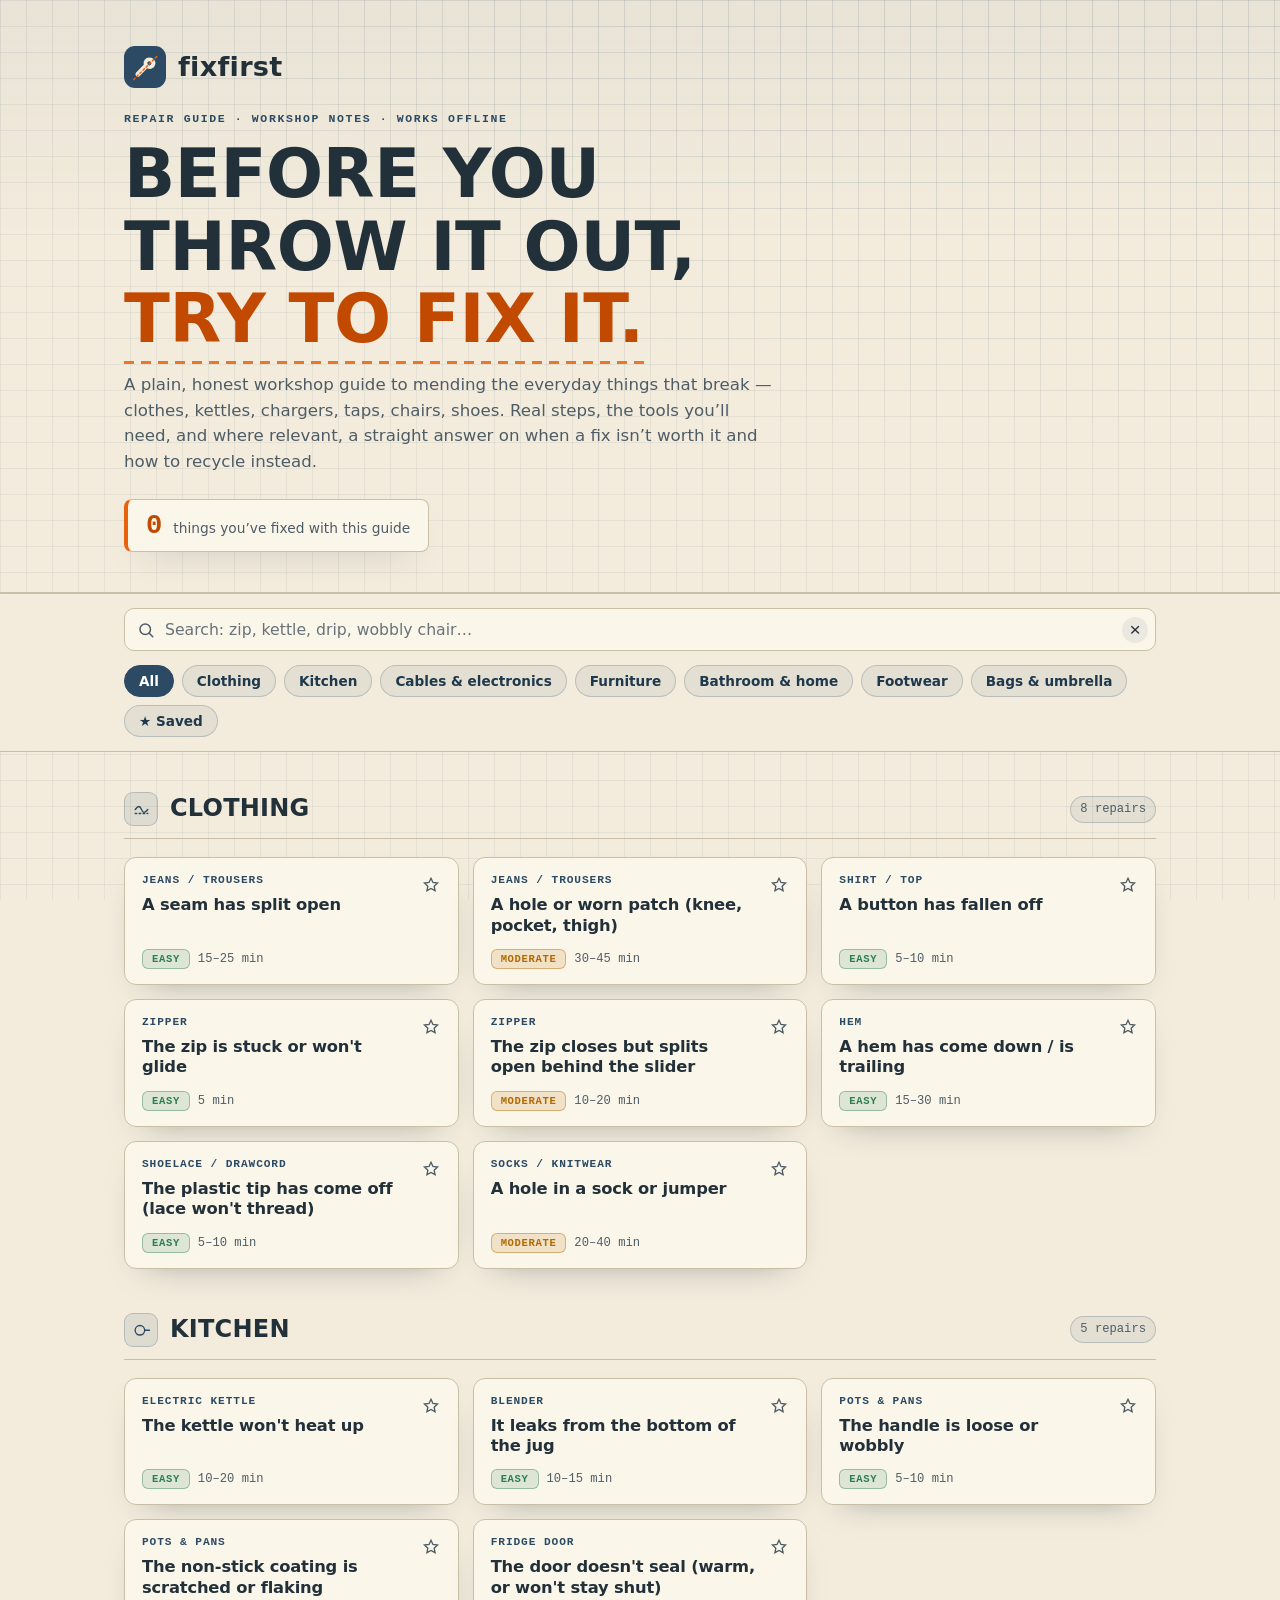
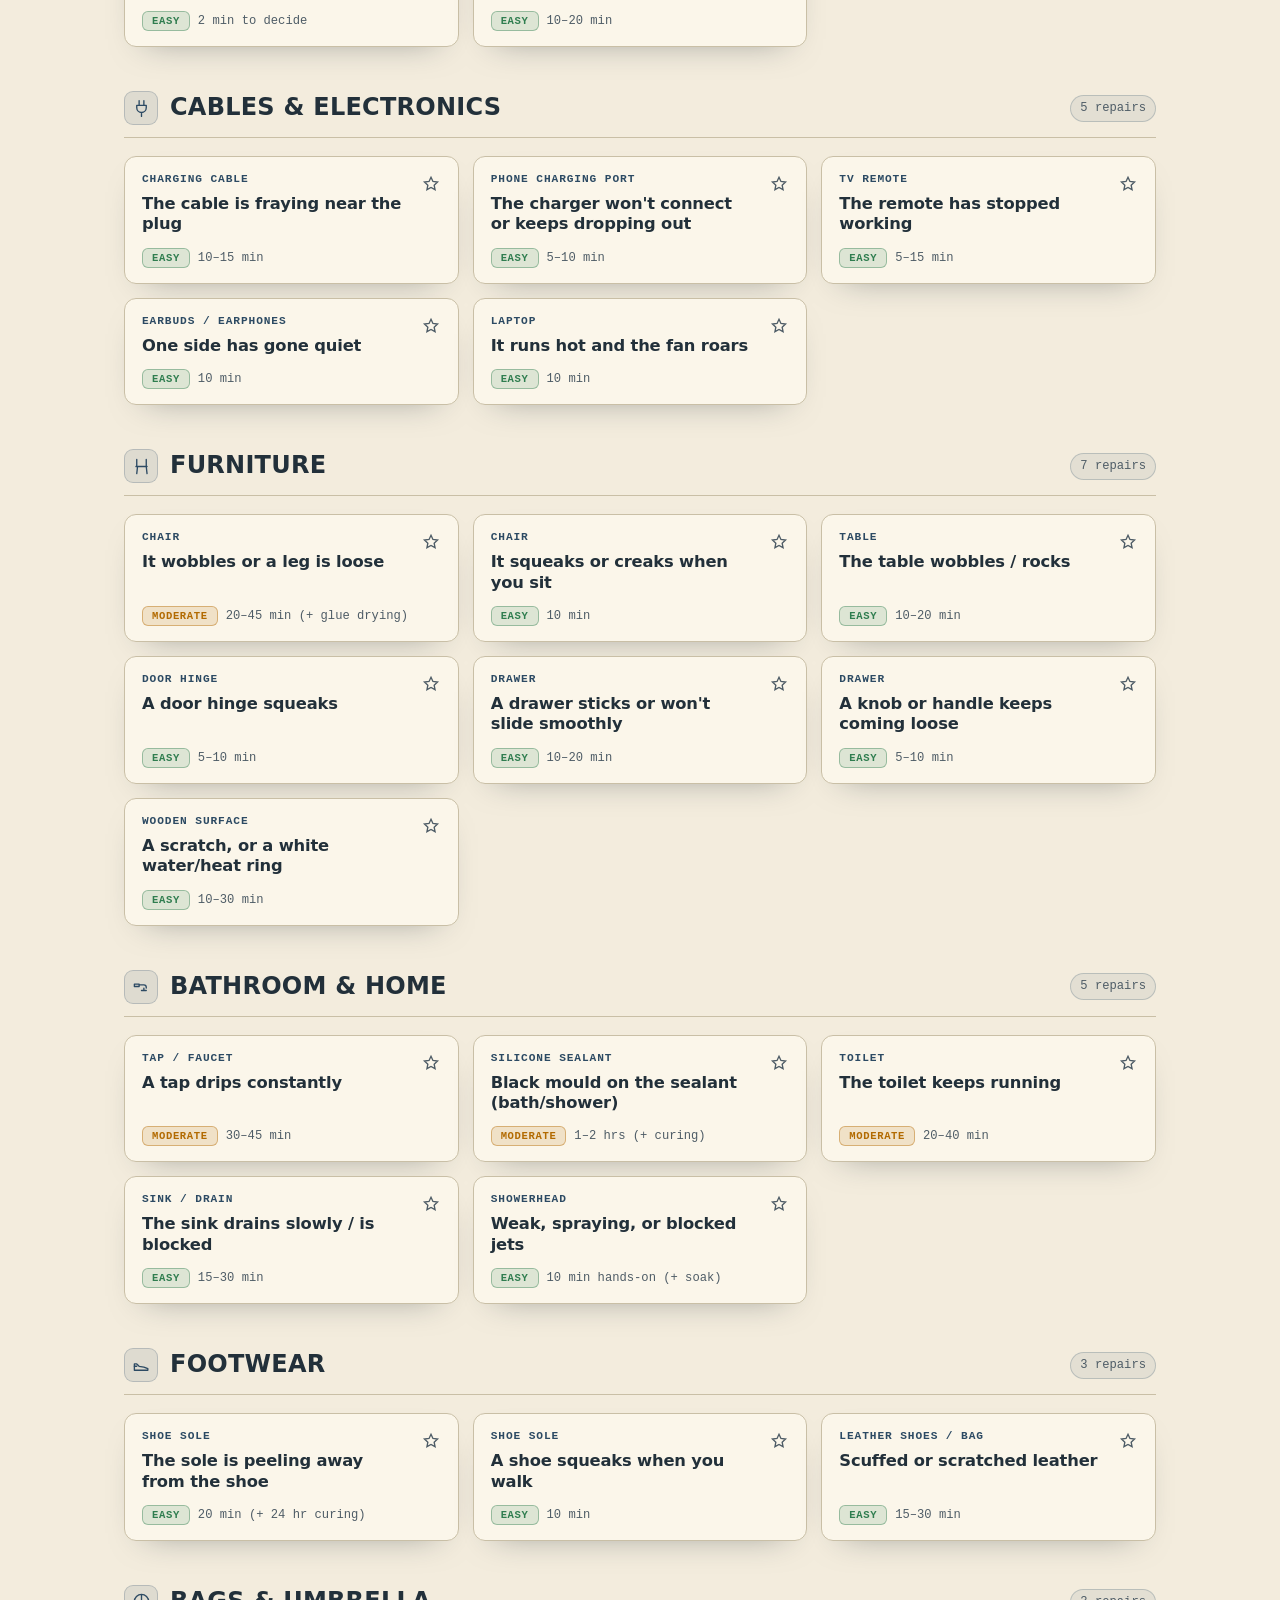
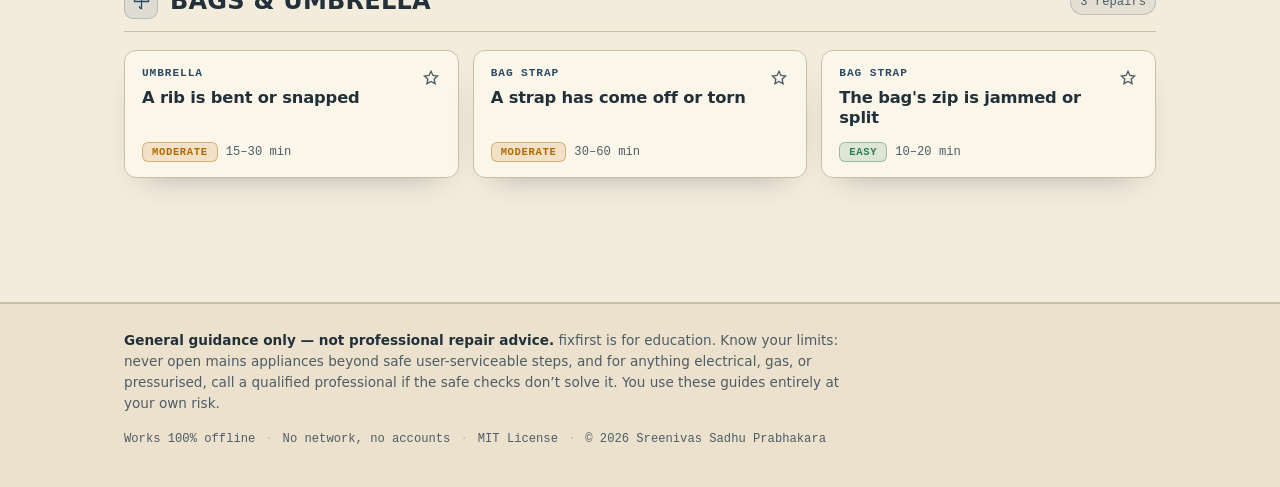
<file: index.html>
<!doctype html>
<html lang="en">
<head>
  <meta charset="utf-8">
  <meta name="viewport" content="width=device-width, initial-scale=1">
  <meta http-equiv="Content-Security-Policy" content="default-src 'self'; connect-src 'none'; img-src 'self' data:; base-uri 'none'; form-action 'none'; frame-ancestors 'none'; object-src 'none'">
  <title>fixfirst — repair it before you replace it</title>
  <meta name="description" content="A workshop guide to fixing common household things — jeans, kettles, chargers, taps, chairs, shoes — with real steps, tools, safety notes, and honest advice on when to just replace it. Private, offline, free.">
  <meta name="color-scheme" content="light dark">
  <link rel="canonical" href="https://sreenivas-sadhu-prabhakara.github.io/fixfirst/">
  <meta name="robots" content="index, follow, max-image-preview:large">
  <meta name="author" content="Sreenivas Sadhu Prabhakara">
  <meta name="keywords" content="how to fix, home repair, repair guide, mend clothes, fix zipper, fix kettle, unclog drain, dripping tap, wobbly chair, fix charger cable, repair before replace, reduce waste, right to repair">
  <meta name="theme-color" content="#F3ECDD" media="(prefers-color-scheme: light)">
  <meta name="theme-color" content="#1C2A34" media="(prefers-color-scheme: dark)">

  <!-- Open Graph -->
  <meta property="og:type" content="website">
  <meta property="og:site_name" content="fixfirst">
  <meta property="og:title" content="fixfirst — repair it before you replace it">
  <meta property="og:description" content="A workshop guide to fixing common household things, with real steps, tools, safety notes, and honest advice on when to just replace it. Private, offline, free.">
  <meta property="og:url" content="https://sreenivas-sadhu-prabhakara.github.io/fixfirst/">
  <meta property="og:locale" content="en_US">
  <meta property="og:image" content="https://sreenivas-sadhu-prabhakara.github.io/fixfirst/og-image.png">
  <meta property="og:image:width" content="1200">
  <meta property="og:image:height" content="630">
  <meta property="og:image:alt" content="fixfirst — repair it before you replace it">

  <!-- Twitter -->
  <meta name="twitter:card" content="summary_large_image">
  <meta name="twitter:title" content="fixfirst — repair it before you replace it">
  <meta name="twitter:description" content="A workshop guide to fixing common household things, with real steps, tools, safety notes, and honest advice on when to just replace it.">
  <meta name="twitter:image" content="https://sreenivas-sadhu-prabhakara.github.io/fixfirst/og-image.png">
  <meta name="twitter:image:alt" content="fixfirst — repair it before you replace it">

  <link rel="stylesheet" href="styles.css">
  <link rel="icon" href="favicon.svg" type="image/svg+xml">
  <link rel="apple-touch-icon" href="apple-touch-icon.png">
  <link rel="manifest" href="manifest.webmanifest">

  <!-- Structured data (data block; not affected by script-src) -->
  <script type="application/ld+json">
  {
    "@context": "https://schema.org",
    "@type": "WebApplication",
    "name": "fixfirst",
    "description": "A workshop-style guide to repairing common household items before you throw them away, with concrete step-by-step fixes, the tools and materials you need, safety notes, and honest guidance on when it is genuinely time to replace and how to recycle. Private and runs fully offline.",
    "url": "https://sreenivas-sadhu-prabhakara.github.io/fixfirst/",
    "applicationCategory": "LifestyleApplication",
    "operatingSystem": "Any (modern web browser)",
    "browserRequirements": "Requires a modern web browser with JavaScript enabled.",
    "isAccessibleForFree": true,
    "offers": { "@type": "Offer", "price": "0", "priceCurrency": "USD" },
    "license": "https://opensource.org/licenses/MIT",
    "author": { "@type": "Person", "name": "Sreenivas Sadhu Prabhakara" },
    "softwareVersion": "0.1.0",
    "featureList": [
      "Curated fixes for common household items across seven categories",
      "Concrete numbered steps, tools, and materials for each repair",
      "Difficulty and rough time estimate for every fix",
      "Safety notes for anything electrical, gas, or pressurised",
      "Honest advice on when to replace and how to recycle responsibly",
      "Search and browse by category",
      "Mark repairs as fixed and save favourites, stored on your device",
      "Runs 100% offline in your browser"
    ]
  }
  </script>
  <script type="application/ld+json">
  {
    "@context": "https://schema.org",
    "@type": "FAQPage",
    "mainEntity": [
      {
        "@type": "Question",
        "name": "Is it safe to repair my own kettle, charger, or other electrical item?",
        "acceptedAnswer": {
          "@type": "Answer",
          "text": "Only the safe user-serviceable checks. fixfirst never tells you to open a mains appliance or touch internal wiring. For electrical, gas, or pressurised items it gives the safe first checks — reseating, cleaning, descaling — and then clearly says to call a qualified professional if that does not fix it."
        }
      },
      {
        "@type": "Question",
        "name": "When is it genuinely time to replace something instead of fixing it?",
        "acceptedAnswer": {
          "@type": "Answer",
          "text": "Every repair card ends with an honest \"if this doesn't work\" note: for example, a flaking non-stick pan should be replaced rather than re-coated, and a charger cable with exposed copper should be retired, not taped. fixfirst tells you when a fix is a losing battle and how to recycle the item responsibly."
        }
      },
      {
        "@type": "Question",
        "name": "Does fixfirst work offline and keep my data private?",
        "acceptedAnswer": {
          "@type": "Answer",
          "text": "Yes. fixfirst runs entirely in your browser with no network requests at all — a strict Content-Security-Policy blocks them. Your fixed tally and favourites are saved only in your browser's local storage and never leave your device."
        }
      },
      {
        "@type": "Question",
        "name": "How do I stop a zip that keeps splitting open behind the slider?",
        "acceptedAnswer": {
          "@type": "Answer",
          "text": "That usually means the slider has worn wider and no longer squeezes the teeth together. With the zip fully open, gently squeeze the two side plates of the slider a fraction of a millimetre with pliers, then test. If squeezing does not work, fit a matching new slider — far cheaper than a new garment."
        }
      },
      {
        "@type": "Question",
        "name": "Why won't my phone charger connect properly any more?",
        "acceptedAnswer": {
          "@type": "Answer",
          "text": "Before blaming the phone, try a different cable. If the charger still will not seat, pocket lint is usually packed into the bottom of the port. Power the phone off and gently lift the lint out with a wooden toothpick or plastic tool — never a metal pin, which can short the contacts."
        }
      }
    ]
  }
  </script>
</head>
<body>
  <a class="skip-link" href="#browse">Skip to the repairs</a>

  <!-- ============ HEADER ============ -->
  <header class="mast" id="top">
    <div class="mast__grid" aria-hidden="true"></div>
    <div class="mast__inner">
      <div class="brand">
        <svg class="brand__mark" viewBox="0 0 48 48" aria-hidden="true">
          <path class="wrench" d="M31 9a9 9 0 0 0-9 11.5L9.5 33a4 4 0 0 0 5.6 5.6L27.6 26A9 9 0 1 0 31 9zm2 6.5a3.2 3.2 0 1 1-4.5 4.5 3.2 3.2 0 0 1 4.5-4.5z"/>
          <path class="stitch" d="M6 44 L44 6" stroke-dasharray="3 4"/>
        </svg>
        <span class="brand__word">fixfirst</span>
      </div>
      <p class="eyebrow">Repair guide &middot; workshop notes &middot; works offline</p>
      <h1 class="mast__title">Before you throw it out,<br><span class="mast__accent">try to fix it.</span></h1>
      <p class="mast__lede">
        A plain, honest workshop guide to mending the everyday things that break &mdash; clothes, kettles,
        chargers, taps, chairs, shoes. Real steps, the tools you&rsquo;ll need, and where relevant, a straight
        answer on when a fix isn&rsquo;t worth it and how to recycle instead.
      </p>

      <div class="tally" id="tally" aria-live="polite">
        <span class="tally__num" id="tallyNum">0</span>
        <span class="tally__label">things you&rsquo;ve fixed with this guide</span>
      </div>
    </div>
  </header>

  <main>
    <!-- ============ SEARCH + FILTER BAR ============ -->
    <section class="bar" id="browse" aria-label="Find a repair">
      <div class="bar__inner">
        <div class="search">
          <svg class="search__icon" viewBox="0 0 24 24" aria-hidden="true"><circle cx="11" cy="11" r="7"/><path d="M21 21l-4.3-4.3"/></svg>
          <label class="visually-hidden" for="search">Search repairs</label>
          <input type="search" id="search" name="search" placeholder="Search: zip, kettle, drip, wobbly chair&hellip;" autocomplete="off" spellcheck="false">
          <button type="button" class="search__clear" id="searchClear" aria-label="Clear search" hidden>&times;</button>
        </div>
        <div class="filters" id="filters" role="group" aria-label="Filter by category"></div>
      </div>
    </section>

    <!-- ============ BROWSE / RESULTS ============ -->
    <section class="board" id="board" aria-label="Repairs"></section>

    <!-- ============ REPAIR CARD (detail) ============ -->
    <section class="detail" id="detail" aria-labelledby="detailTitle" hidden></section>
  </main>

  <!-- ============ FOOTER ============ -->
  <footer class="foot">
    <div class="foot__inner">
      <p class="foot__disclaimer">
        <strong>General guidance only &mdash; not professional repair advice.</strong>
        fixfirst is for education. Know your limits: never open mains appliances beyond safe user-serviceable steps,
        and for anything electrical, gas, or pressurised, call a qualified professional if the safe checks don&rsquo;t solve it.
        You use these guides entirely at your own risk.
      </p>
      <p class="foot__meta">
        <span>Works 100% offline</span><span class="foot__dot">&middot;</span>
        <span>No network, no accounts</span><span class="foot__dot">&middot;</span>
        <span>MIT&nbsp;License</span><span class="foot__dot">&middot;</span>
        <span>&copy; 2026 Sreenivas&nbsp;Sadhu&nbsp;Prabhakara</span>
      </p>
    </div>
  </footer>

  <script src="data.js" defer></script>
  <script src="app.js" defer></script>
</body>
</html>
</file>
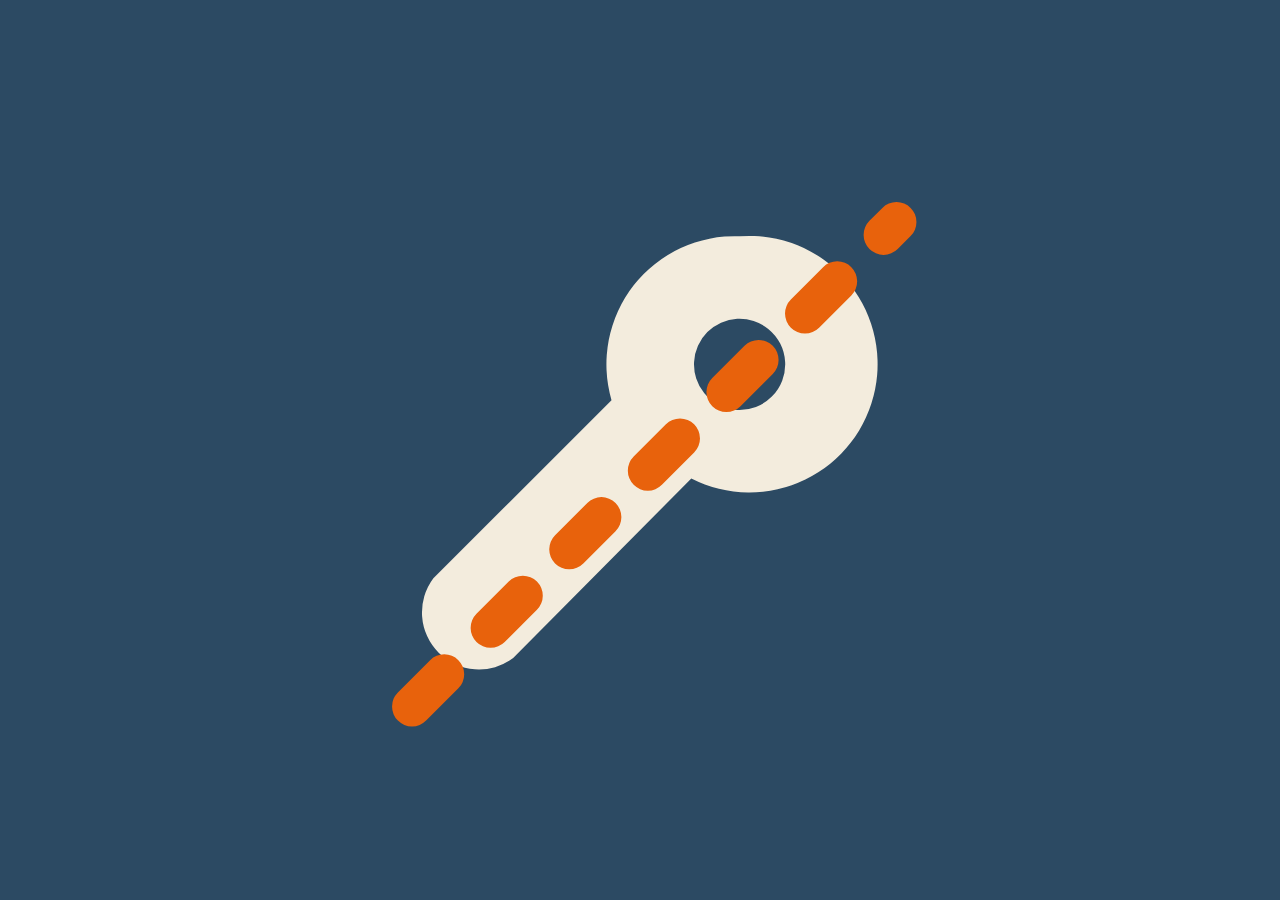
<file: assets/icon.html>
<!doctype html>
<html lang="en">
<head>
<meta charset="utf-8">
<style>
  * { box-sizing: border-box; margin: 0; padding: 0; }
  html, body { width: 100%; height: 100%; overflow: hidden; background: #2C4A63; }
  body { display: grid; place-items: center; }
  /* 12% safe padding -> art fills the middle 76vmin (maskable-safe) */
  .icon { width: 76vmin; height: 76vmin; display: block; }
  .wrench { fill: #F3ECDD; }
  .stitch { stroke: #E8620C; stroke-width: 2.8; fill: none; stroke-linecap: round; }
</style>
</head>
<body>
  <svg class="icon" viewBox="0 0 48 48" aria-hidden="true">
    <path class="wrench" d="M31 9a9 9 0 0 0-9 11.5L9.5 33a4 4 0 0 0 5.6 5.6L27.6 26A9 9 0 1 0 31 9zm2 6.5a3.2 3.2 0 1 1-4.5 4.5 3.2 3.2 0 0 1 4.5-4.5z"/>
    <path class="stitch" d="M8 42 L42 8" stroke-dasharray="3.2 4.6"/>
  </svg>
</body>
</html>
</file>
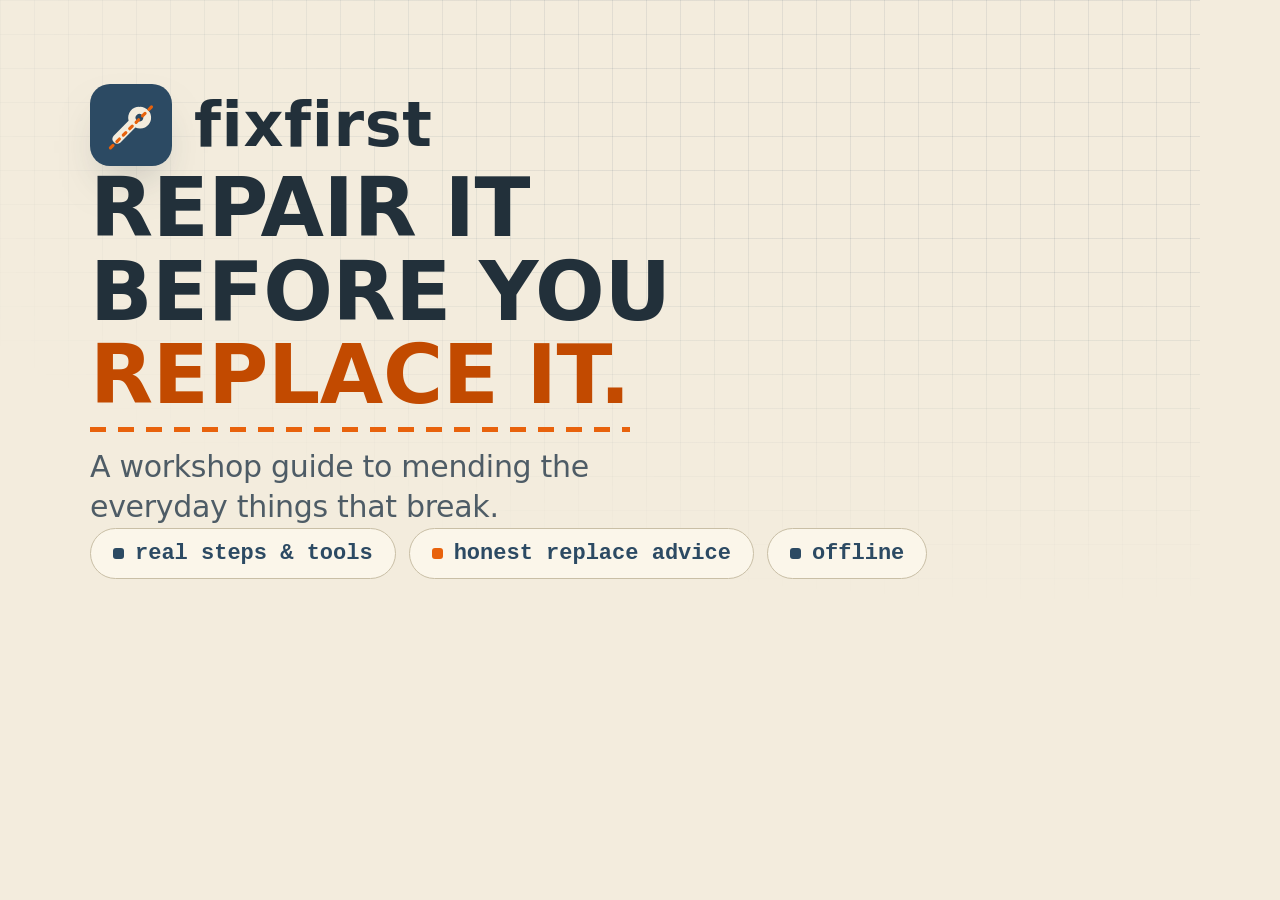
<file: assets/og.html>
<!doctype html>
<html lang="en">
<head>
<meta charset="utf-8">
<style>
  :root {
    --paper:   #F3ECDD;
    --paper2:  #EBE1CC;
    --card:    #FBF6EA;
    --ink:     #22303A;
    --ink-soft:#4E5C66;
    --line:    #C9BFA6;
    --steel:   #2C4A63;
    --orange:  #C24A00;
    --orange-fill: #E8620C;
    --grid:    rgba(44, 74, 99, 0.09);
    --sans: system-ui, -apple-system, "Segoe UI", Roboto, Helvetica, Arial, sans-serif;
    --cond: "Arial Narrow", "Roboto Condensed", system-ui, sans-serif;
    --mono: ui-monospace, "SF Mono", Menlo, Consolas, "Liberation Mono", monospace;
  }
  * { box-sizing: border-box; margin: 0; padding: 0; }
  html, body { width: 1200px; height: 630px; overflow: hidden; }
  body {
    position: relative;
    background: var(--paper);
    font-family: var(--sans);
    color: var(--ink);
    -webkit-font-smoothing: antialiased;
  }
  /* blueprint grid */
  .grid {
    position: absolute; inset: 0;
    background-image:
      linear-gradient(var(--grid) 1px, transparent 1px),
      linear-gradient(90deg, var(--grid) 1px, transparent 1px);
    background-size: 34px 34px;
    -webkit-mask-image: radial-gradient(130% 110% at 88% 6%, #000 34%, transparent 82%);
    mask-image: radial-gradient(130% 110% at 88% 6%, #000 34%, transparent 82%);
  }
  .frame {
    position: absolute; inset: 0;
    padding: 84px 90px;
    display: flex; flex-direction: column; justify-content: space-between;
  }
  .brand { display: flex; align-items: center; gap: 22px; }
  .mark {
    width: 82px; height: 82px; border-radius: 20px;
    background: var(--steel); padding: 12px;
    box-shadow: 0 22px 50px -24px rgba(34,48,58,0.6);
  }
  .mark .wrench { fill: var(--paper); }
  .mark .stitch { stroke: var(--orange-fill); stroke-width: 2.6; fill: none; stroke-linecap: round; }
  .wordmark {
    font-family: var(--cond); font-weight: 700; letter-spacing: 0.01em;
    font-size: 62px; line-height: 1; text-transform: lowercase; color: var(--ink);
  }

  .headline { max-width: 920px; }
  .headline h1 {
    font-family: var(--cond); font-weight: 700; text-transform: uppercase;
    font-size: 82px; line-height: 1.02; letter-spacing: -0.005em; color: var(--ink);
  }
  .headline .accent {
    color: var(--orange); position: relative; white-space: nowrap;
  }
  .headline .accent::after {
    content: ""; position: absolute; left: 0; right: 0; bottom: -10px; height: 5px;
    background: repeating-linear-gradient(90deg, var(--orange-fill) 0 16px, transparent 16px 28px);
  }
  .headline p {
    margin-top: 30px; font-size: 30px; font-weight: 500; letter-spacing: -0.01em;
    color: var(--ink-soft); line-height: 1.35; max-width: 30ch;
  }

  .chips { display: flex; align-items: center; gap: 13px; }
  .chip {
    display: inline-flex; align-items: center; gap: 11px;
    padding: 12px 22px; border: 1px solid var(--line); border-radius: 999px;
    background: var(--card);
    font-family: var(--mono); font-size: 22px; font-weight: 600; color: var(--steel);
  }
  .chip .dot { width: 11px; height: 11px; border-radius: 3px; }
  .chip .dot--orange { background: var(--orange-fill); }
  .chip .dot--steel  { background: var(--steel); }
</style>
</head>
<body>
  <div class="grid"></div>
  <div class="frame">
    <div class="brand">
      <svg class="mark" viewBox="0 0 48 48" aria-hidden="true">
        <path class="wrench" d="M31 9a9 9 0 0 0-9 11.5L9.5 33a4 4 0 0 0 5.6 5.6L27.6 26A9 9 0 1 0 31 9zm2 6.5a3.2 3.2 0 1 1-4.5 4.5 3.2 3.2 0 0 1 4.5-4.5z"/>
        <path class="stitch" d="M7 43 L43 7" stroke-dasharray="3 4.5"/>
      </svg>
      <span class="wordmark">fixfirst</span>
    </div>

    <div class="headline">
      <h1>Repair it<br>before you <span class="accent">replace it.</span></h1>
      <p>A workshop guide to mending the everyday things that break.</p>
    </div>

    <div class="chips">
      <span class="chip"><span class="dot dot--steel"></span>real steps &amp; tools</span>
      <span class="chip"><span class="dot dot--orange"></span>honest replace advice</span>
      <span class="chip"><span class="dot dot--steel"></span>offline</span>
    </div>
  </div>
</body>
</html>
</file>
<file: styles.css>
/* ============================================================
   fixfirst — workshop / blueprint.
   Manila kraft paper + steel blue + safety orange.
   Light is the primary identity; dark is a proper blueprint.
   ============================================================ */

:root {
  color-scheme: light dark;

  /* --- LIGHT: kraft workshop paper --- */
  --paper:   #F3ECDD;   /* warm manila */
  --paper2:  #EBE1CC;   /* card / recessed */
  --card:    #FBF6EA;   /* raised card face */
  --ink:     #22303A;   /* near-black steel text */
  --ink-soft:#4E5C66;   /* muted body */
  --line:    #C9BFA6;   /* pencil rule on paper */
  --line-2:  #D8CFB8;
  --steel:   #2C4A63;   /* steel blue */
  --steel-ink:#20384C;
  --orange:  #C24A00;   /* safety orange, AA-darkened for text on paper */
  --orange-fill: #E8620C; /* full safety orange for fills/marks */
  --grid:    rgba(44, 74, 99, 0.07);   /* blueprint grid on paper */

  --ok:      #2F7D4F;   /* "easy" / done green */
  --warn:    #B26A00;   /* "moderate" amber */
  --hard:    #B23A2E;   /* "involved" rust */

  --chip:      rgba(44, 74, 99, 0.08);
  --chip-line: rgba(44, 74, 99, 0.22);
  --orange-dim: rgba(232, 98, 12, 0.12);
  --steel-dim:  rgba(44, 74, 99, 0.10);

  --sans: system-ui, -apple-system, "Segoe UI", Roboto, "Helvetica Neue", Arial, sans-serif;
  --cond: "Arial Narrow", "Roboto Condensed", system-ui, sans-serif;
  --mono: ui-monospace, "SF Mono", "Cascadia Mono", Menlo, Consolas, "Liberation Mono", monospace;

  --radius: 12px;
  --radius-sm: 8px;
  --shadow: 0 14px 34px -22px rgba(34, 48, 58, 0.5);
  --wrap: 1120px;
  --ease: cubic-bezier(0.22, 0.61, 0.36, 1);
}

@media (prefers-color-scheme: dark) {
  :root {
    /* --- DARK: blueprint --- */
    --paper:   #16232E;
    --paper2:  #1B2A36;
    --card:    #1E303D;
    --ink:     #EAF1F6;
    --ink-soft:#A9BECD;
    --line:    #2E4657;
    --line-2:  #294050;
    --steel:   #7FB0D6;
    --steel-ink:#9CC4E4;
    --orange:  #FF8A3D;   /* brighter on dark for AA */
    --orange-fill: #FF7A22;
    --grid:    rgba(127, 176, 214, 0.10);

    --ok:      #59C185;
    --warn:    #E6A94b;
    --hard:    #F0806f;

    --chip:      rgba(127, 176, 214, 0.10);
    --chip-line: rgba(127, 176, 214, 0.28);
    --orange-dim: rgba(255, 122, 34, 0.16);
    --steel-dim:  rgba(127, 176, 214, 0.12);

    --shadow: 0 18px 42px -24px rgba(0, 0, 0, 0.7);
  }
}

* { box-sizing: border-box; }
html { -webkit-text-size-adjust: 100%; scroll-behavior: smooth; }

body {
  margin: 0;
  background: var(--paper);
  color: var(--ink);
  font-family: var(--sans);
  font-size: 16px;
  line-height: 1.55;
  -webkit-font-smoothing: antialiased;
  text-rendering: optimizeLegibility;
}

/* faint blueprint grid over the whole page */
body::before {
  content: "";
  position: fixed;
  inset: 0;
  z-index: -1;
  background-image:
    linear-gradient(var(--grid) 1px, transparent 1px),
    linear-gradient(90deg, var(--grid) 1px, transparent 1px);
  background-size: 26px 26px;
  pointer-events: none;
}

h1, h2, h3 { margin: 0; line-height: 1.08; }
p { margin: 0; }
em { font-style: normal; }
ul, ol { margin: 0; }

.visually-hidden {
  position: absolute !important;
  width: 1px; height: 1px;
  padding: 0; margin: -1px;
  overflow: hidden; clip: rect(0,0,0,0);
  white-space: nowrap; border: 0;
}

.skip-link {
  position: absolute; left: 12px; top: -60px;
  background: var(--orange-fill); color: #fff;
  padding: 10px 16px; border-radius: 10px; font-weight: 700;
  z-index: 60; transition: top 0.18s var(--ease); text-decoration: none;
}
.skip-link:focus { top: 12px; }

/* shared focus ring */
a:focus-visible,
button:focus-visible,
input:focus-visible,
[tabindex]:focus-visible {
  outline: 3px solid var(--orange-fill);
  outline-offset: 2px;
  border-radius: 6px;
}

.eyebrow {
  font-family: var(--mono);
  font-size: 0.72rem;
  text-transform: uppercase;
  letter-spacing: 0.14em;
  color: var(--steel);
  font-weight: 600;
}

/* ============================================================
   MASTHEAD
   ============================================================ */
.mast {
  position: relative;
  overflow: hidden;
  border-bottom: 2px solid var(--line);
  background:
    linear-gradient(180deg, rgba(44,74,99,0.05), transparent 40%);
}
/* darker blueprint grid concentrated in the header */
.mast__grid {
  position: absolute; inset: 0;
  background-image:
    linear-gradient(var(--grid) 1px, transparent 1px),
    linear-gradient(90deg, var(--grid) 1px, transparent 1px);
  background-size: 26px 26px;
  -webkit-mask-image: radial-gradient(120% 100% at 85% 0%, #000 30%, transparent 78%);
  mask-image: radial-gradient(120% 100% at 85% 0%, #000 30%, transparent 78%);
  opacity: 0.9;
  pointer-events: none;
}
.mast__inner {
  position: relative;
  max-width: var(--wrap);
  margin: 0 auto;
  padding: clamp(26px, 4vw, 46px) clamp(20px, 5vw, 44px) clamp(26px, 3.4vw, 40px);
}

.brand { display: inline-flex; align-items: center; gap: 12px; margin-bottom: 22px; }
.brand__mark {
  width: 42px; height: 42px;
  background: var(--steel);
  border-radius: 11px;
  padding: 6px;
  box-shadow: var(--shadow);
}
.brand__mark .wrench { fill: var(--paper); }
.brand__mark .stitch { stroke: var(--orange-fill); stroke-width: 2.4; fill: none; stroke-linecap: round; }
.brand__word {
  font-family: var(--cond);
  font-weight: 700;
  font-size: 1.7rem;
  letter-spacing: 0.01em;
  text-transform: lowercase;
}

.mast__title {
  font-family: var(--cond);
  font-weight: 700;
  font-size: clamp(2.3rem, 6.6vw, 4.2rem);
  letter-spacing: -0.005em;
  margin: 10px 0 0;
  max-width: 16ch;
  text-transform: uppercase;
}
.mast__accent {
  color: var(--orange);
  position: relative;
}
.mast__accent::after {
  content: "";
  position: absolute; left: 0; right: 0; bottom: -0.08em;
  height: 3px;
  background:
    repeating-linear-gradient(90deg, var(--orange-fill) 0 10px, transparent 10px 17px);
  opacity: 0.85;
}

.mast__lede {
  margin-top: 16px;
  max-width: 62ch;
  color: var(--ink-soft);
  font-size: clamp(0.98rem, 1.3vw, 1.1rem);
}

.tally {
  margin-top: 24px;
  display: inline-flex;
  align-items: baseline;
  gap: 11px;
  padding: 12px 18px;
  background: var(--card);
  border: 1px solid var(--line);
  border-left: 4px solid var(--orange-fill);
  border-radius: var(--radius-sm);
  box-shadow: var(--shadow);
}
.tally__num {
  font-family: var(--mono);
  font-size: 1.7rem;
  font-weight: 700;
  color: var(--orange);
  font-variant-numeric: tabular-nums;
  line-height: 1;
}
.tally__label { font-size: 0.86rem; color: var(--ink-soft); }

/* ============================================================
   SEARCH + FILTER BAR (sticky)
   ============================================================ */
.bar {
  position: sticky;
  top: 0;
  z-index: 30;
  background: color-mix(in srgb, var(--paper) 88%, transparent);
  -webkit-backdrop-filter: blur(9px);
  backdrop-filter: blur(9px);
  border-bottom: 1px solid var(--line);
}
.bar__inner {
  max-width: var(--wrap);
  margin: 0 auto;
  padding: 14px clamp(20px, 5vw, 44px);
  display: flex;
  align-items: center;
  gap: 14px 18px;
  flex-wrap: wrap;
}

.search {
  position: relative;
  flex: 1 1 300px;
  min-width: 220px;
  display: flex;
  align-items: center;
}
.search__icon {
  position: absolute; left: 13px;
  width: 18px; height: 18px;
  fill: none; stroke: var(--ink-soft); stroke-width: 2; stroke-linecap: round;
  pointer-events: none;
}
.search input {
  width: 100%;
  font-family: var(--sans);
  font-size: 0.98rem;
  color: var(--ink);
  background: var(--card);
  border: 1px solid var(--line);
  border-radius: 10px;
  padding: 11px 40px 11px 40px;
}
.search input::placeholder { color: var(--ink-soft); opacity: 0.85; }
.search input:hover { border-color: var(--steel); }
.search__clear {
  position: absolute; right: 8px;
  width: 26px; height: 26px;
  border: none; background: var(--chip);
  color: var(--ink); border-radius: 50%;
  font-size: 1.2rem; line-height: 1; cursor: pointer;
  display: grid; place-items: center;
}
.search__clear:hover { background: var(--chip-line); }

.filters { display: flex; flex-wrap: wrap; gap: 8px; }
.filter {
  font-family: var(--sans);
  font-size: 0.85rem;
  font-weight: 600;
  color: var(--steel-ink);
  background: var(--chip);
  border: 1px solid var(--chip-line);
  border-radius: 999px;
  padding: 7px 14px;
  cursor: pointer;
  transition: background 0.14s var(--ease), color 0.14s var(--ease), border-color 0.14s var(--ease);
  white-space: nowrap;
}
.filter:hover { border-color: var(--steel); }
.filter.is-active {
  background: var(--steel);
  color: #fff;
  border-color: var(--steel);
}
@media (prefers-color-scheme: dark) {
  .filter.is-active { color: var(--paper); }
}

/* ============================================================
   BOARD (browse grid)
   ============================================================ */
.board {
  max-width: var(--wrap);
  margin: 0 auto;
  padding: clamp(24px, 4vw, 40px) clamp(20px, 5vw, 44px) clamp(48px, 7vw, 80px);
}

.section {
  margin-bottom: clamp(28px, 4vw, 44px);
}
.section__head {
  display: flex;
  align-items: center;
  gap: 12px;
  padding-bottom: 12px;
  margin-bottom: 18px;
  border-bottom: 1.5px solid var(--line);
}
.section__glyph {
  flex: none;
  width: 34px; height: 34px;
  display: grid; place-items: center;
  background: var(--steel-dim);
  border: 1px solid var(--chip-line);
  border-radius: 9px;
}
.section__glyph svg { width: 19px; height: 19px; stroke: var(--steel); fill: none; stroke-width: 1.7; stroke-linecap: round; stroke-linejoin: round; }
.section__title {
  font-family: var(--cond);
  font-size: 1.5rem;
  font-weight: 700;
  text-transform: uppercase;
  letter-spacing: 0.01em;
}
.section__count {
  margin-left: auto;
  font-family: var(--mono);
  font-size: 0.76rem;
  color: var(--ink-soft);
  background: var(--chip);
  border: 1px solid var(--chip-line);
  padding: 3px 9px;
  border-radius: 999px;
  white-space: nowrap;
}

.cards {
  display: grid;
  grid-template-columns: repeat(auto-fill, minmax(280px, 1fr));
  gap: 14px;
}

.rcard {
  text-align: left;
  display: flex;
  flex-direction: column;
  gap: 9px;
  padding: 16px 17px 15px;
  background: var(--card);
  border: 1px solid var(--line);
  border-radius: var(--radius);
  cursor: pointer;
  font-family: var(--sans);
  color: var(--ink);
  box-shadow: var(--shadow);
  transition: transform 0.14s var(--ease), border-color 0.14s var(--ease), box-shadow 0.14s var(--ease);
  position: relative;
}
.rcard:hover { transform: translateY(-2px); border-color: var(--steel); }
.rcard__item {
  font-family: var(--mono);
  font-size: 0.7rem;
  text-transform: uppercase;
  letter-spacing: 0.08em;
  color: var(--steel);
  font-weight: 600;
}
.rcard__title {
  font-size: 1.02rem;
  font-weight: 700;
  letter-spacing: -0.01em;
  line-height: 1.25;
  padding-right: 34px; /* clear the favourite star */
}
.rcard__meta {
  margin-top: auto;
  display: flex;
  align-items: center;
  gap: 8px;
  flex-wrap: wrap;
  padding-top: 4px;
}

/* difficulty pills */
.diff {
  font-family: var(--mono);
  font-size: 0.66rem;
  font-weight: 700;
  text-transform: uppercase;
  letter-spacing: 0.06em;
  padding: 3px 9px;
  border-radius: 6px;
  white-space: nowrap;
}
.diff--easy     { color: var(--ok);   background: color-mix(in srgb, var(--ok) 14%, transparent);   border: 1px solid color-mix(in srgb, var(--ok) 40%, transparent); }
.diff--moderate { color: var(--warn); background: color-mix(in srgb, var(--warn) 15%, transparent); border: 1px solid color-mix(in srgb, var(--warn) 42%, transparent); }
.diff--involved { color: var(--hard); background: color-mix(in srgb, var(--hard) 14%, transparent); border: 1px solid color-mix(in srgb, var(--hard) 42%, transparent); }

.rcard__time {
  font-family: var(--mono);
  font-size: 0.76rem;
  color: var(--ink-soft);
}

/* favourite star on card */
.rcard__fav {
  position: absolute;
  top: 12px; right: 12px;
  width: 30px; height: 30px;
  border: none;
  background: transparent;
  cursor: pointer;
  display: grid; place-items: center;
  border-radius: 8px;
  color: var(--ink-soft);
}
.rcard__fav svg { width: 18px; height: 18px; fill: none; stroke: currentColor; stroke-width: 1.8; }
.rcard__fav:hover { background: var(--chip); color: var(--orange); }
.rcard__fav.is-fav { color: var(--orange); }
.rcard__fav.is-fav svg { fill: var(--orange-fill); stroke: var(--orange-fill); }

/* fixed check badge */
.rcard.is-fixed { border-color: color-mix(in srgb, var(--ok) 55%, var(--line)); }
.rcard__fixed {
  display: none;
  align-items: center;
  gap: 5px;
  font-family: var(--mono);
  font-size: 0.68rem;
  font-weight: 700;
  text-transform: uppercase;
  letter-spacing: 0.05em;
  color: var(--ok);
}
.rcard.is-fixed .rcard__fixed { display: inline-flex; }
.rcard__fixed svg { width: 13px; height: 13px; fill: none; stroke: var(--ok); stroke-width: 2.4; stroke-linecap: round; stroke-linejoin: round; }

/* empty state */
.empty {
  text-align: center;
  padding: 60px 20px;
  color: var(--ink-soft);
}
.empty strong { color: var(--ink); display: block; font-size: 1.1rem; margin-bottom: 6px; font-family: var(--cond); text-transform: uppercase; letter-spacing: 0.02em; }

/* ============================================================
   DETAIL — the repair card
   ============================================================ */
.detail {
  max-width: 820px;
  margin: 0 auto;
  padding: clamp(20px, 3vw, 30px) clamp(20px, 5vw, 44px) clamp(48px, 7vw, 80px);
}

.back {
  display: inline-flex;
  align-items: center;
  gap: 7px;
  font-family: var(--mono);
  font-size: 0.82rem;
  font-weight: 600;
  color: var(--steel);
  background: none;
  border: none;
  cursor: pointer;
  padding: 8px 0;
  margin-bottom: 8px;
}
.back svg { width: 15px; height: 15px; fill: none; stroke: currentColor; stroke-width: 2; stroke-linecap: round; stroke-linejoin: round; }
.back:hover { color: var(--orange); }

.sheet {
  background: var(--card);
  border: 1px solid var(--line);
  border-radius: var(--radius);
  box-shadow: var(--shadow);
  overflow: hidden;
}
.sheet__head {
  padding: 22px clamp(18px, 4vw, 30px) 20px;
  border-bottom: 1.5px solid var(--line);
  background: linear-gradient(180deg, var(--steel-dim), transparent);
  position: relative;
}
.sheet__crumb {
  font-family: var(--mono);
  font-size: 0.72rem;
  text-transform: uppercase;
  letter-spacing: 0.08em;
  color: var(--steel);
  font-weight: 600;
}
.sheet__title {
  font-family: var(--cond);
  font-size: clamp(1.6rem, 4vw, 2.3rem);
  font-weight: 700;
  margin: 6px 0 0;
  letter-spacing: -0.005em;
  max-width: 24ch;
}
.sheet__badges {
  margin-top: 14px;
  display: flex;
  align-items: center;
  gap: 8px 10px;
  flex-wrap: wrap;
}
.sheet__badges .rcard__time {
  display: inline-flex;
  align-items: center;
  gap: 5px;
}
.sheet__clock {
  width: 15px; height: 15px;
  fill: none; stroke: currentColor; stroke-width: 2; stroke-linecap: round; stroke-linejoin: round;
}
.sheet__actions {
  margin-top: 16px;
  display: flex;
  gap: 10px;
  flex-wrap: wrap;
}
.btn {
  font-family: var(--sans);
  font-weight: 700;
  font-size: 0.9rem;
  border-radius: 10px;
  cursor: pointer;
  border: 1px solid transparent;
  padding: 10px 18px;
  display: inline-flex;
  align-items: center;
  gap: 8px;
  transition: transform 0.12s var(--ease), background 0.14s var(--ease), border-color 0.14s var(--ease), color 0.14s var(--ease);
}
.btn:active { transform: translateY(1px); }
.btn svg { width: 16px; height: 16px; fill: none; stroke: currentColor; stroke-width: 2; stroke-linecap: round; stroke-linejoin: round; }
.btn--fix {
  background: var(--orange-fill);
  color: #fff;
  box-shadow: 0 10px 24px -12px rgba(232,98,12,0.7);
}
.btn--fix:hover { background: var(--orange); }
.btn--fix.is-on {
  background: var(--ok);
  box-shadow: none;
}
.btn--fix.is-on svg { stroke: #fff; }
.btn--ghost {
  background: var(--chip);
  color: var(--ink);
  border-color: var(--chip-line);
}
.btn--ghost:hover { border-color: var(--steel); }
.btn--ghost.is-fav { color: var(--orange); border-color: var(--orange); }
.btn--ghost.is-fav svg { fill: var(--orange-fill); stroke: var(--orange-fill); }

.sheet__body {
  padding: clamp(18px, 4vw, 30px);
  display: flex;
  flex-direction: column;
  gap: 26px;
}

/* tools & materials — monospace spec block */
.spec {
  display: grid;
  grid-template-columns: repeat(auto-fit, minmax(220px, 1fr));
  gap: 16px;
}
.spec__group {
  border: 1px solid var(--line);
  border-radius: var(--radius-sm);
  background: var(--paper2);
  padding: 14px 16px;
}
.spec__label {
  font-family: var(--mono);
  font-size: 0.7rem;
  text-transform: uppercase;
  letter-spacing: 0.1em;
  color: var(--steel);
  font-weight: 700;
  margin-bottom: 9px;
}
.spec__list {
  list-style: none;
  padding: 0;
  margin: 0;
  display: flex;
  flex-direction: column;
  gap: 6px;
}
.spec__list li {
  font-family: var(--mono);
  font-size: 0.84rem;
  color: var(--ink);
  padding-left: 16px;
  position: relative;
  line-height: 1.4;
}
.spec__list li::before {
  content: "";
  position: absolute;
  left: 0; top: 0.5em;
  width: 7px; height: 7px;
  border: 1.5px solid var(--steel);
  border-radius: 2px;
}
.spec__list li.none {
  color: var(--ink-soft);
  font-style: italic;
}
.spec__list li.none::before { display: none; }

/* steps */
.block__title {
  font-family: var(--cond);
  font-size: 1.15rem;
  font-weight: 700;
  text-transform: uppercase;
  letter-spacing: 0.03em;
  margin-bottom: 14px;
  display: flex;
  align-items: center;
  gap: 9px;
}
.block__title svg { width: 18px; height: 18px; fill: none; stroke: var(--orange-fill); stroke-width: 1.9; stroke-linecap: round; stroke-linejoin: round; }

.steps {
  list-style: none;
  padding: 0;
  margin: 0;
  counter-reset: step;
  display: flex;
  flex-direction: column;
  gap: 14px;
}
.steps li {
  counter-increment: step;
  position: relative;
  padding-left: 44px;
  min-height: 30px;
  padding-top: 3px;
  color: var(--ink);
  line-height: 1.5;
}
.steps li::before {
  content: counter(step);
  position: absolute;
  left: 0; top: 0;
  width: 30px; height: 30px;
  display: grid; place-items: center;
  background: var(--steel);
  color: #fff;
  font-family: var(--mono);
  font-weight: 700;
  font-size: 0.86rem;
  border-radius: 8px;
}
@media (prefers-color-scheme: dark) {
  .steps li::before { color: var(--paper); }
}

/* safety note */
.safety {
  border: 1px solid color-mix(in srgb, var(--hard) 45%, var(--line));
  background: color-mix(in srgb, var(--hard) 9%, var(--paper2));
  border-left: 4px solid var(--hard);
  border-radius: var(--radius-sm);
  padding: 14px 16px;
  display: flex;
  gap: 12px;
}
.safety__icon {
  flex: none;
  width: 22px; height: 22px;
  fill: none; stroke: var(--hard); stroke-width: 2; stroke-linecap: round; stroke-linejoin: round;
  margin-top: 1px;
}
.safety__text { font-size: 0.92rem; line-height: 1.5; }
.safety__text strong { color: var(--hard); font-family: var(--cond); text-transform: uppercase; letter-spacing: 0.04em; font-size: 0.86rem; display: block; margin-bottom: 3px; }

/* replace / recycle honesty block */
.honest {
  border: 1px dashed var(--chip-line);
  border-radius: var(--radius-sm);
  padding: 16px 18px;
  background: var(--paper2);
  display: flex;
  flex-direction: column;
  gap: 14px;
}
.honest__row {
  display: grid;
  grid-template-columns: auto 1fr;
  gap: 12px;
  align-items: start;
}
.honest__key {
  font-family: var(--mono);
  font-size: 0.7rem;
  text-transform: uppercase;
  letter-spacing: 0.06em;
  font-weight: 700;
  padding: 4px 9px;
  border-radius: 6px;
  white-space: nowrap;
  align-self: start;
  margin-top: 2px;
}
.honest__key--replace { color: var(--hard); background: color-mix(in srgb, var(--hard) 12%, transparent); }
.honest__key--recycle { color: var(--ok);   background: color-mix(in srgb, var(--ok) 12%, transparent); }
.honest__val { font-size: 0.92rem; color: var(--ink); line-height: 1.5; }

/* related within same item */
.related {
  border-top: 1px solid var(--line);
  padding-top: 20px;
}
.related__list { display: flex; flex-wrap: wrap; gap: 8px; margin-top: 12px; }
.related__link {
  font-size: 0.85rem;
  font-weight: 600;
  color: var(--steel-ink);
  background: var(--chip);
  border: 1px solid var(--chip-line);
  border-radius: 8px;
  padding: 8px 13px;
  cursor: pointer;
  font-family: var(--sans);
}
.related__link:hover { border-color: var(--steel); color: var(--orange); }

/* ============================================================
   FOOTER
   ============================================================ */
.foot {
  border-top: 2px solid var(--line);
  background: var(--paper2);
}
.foot__inner {
  max-width: var(--wrap);
  margin: 0 auto;
  padding: 26px clamp(20px, 5vw, 44px) 38px;
}
.foot__disclaimer {
  font-size: 0.85rem;
  color: var(--ink-soft);
  max-width: 84ch;
  line-height: 1.55;
}
.foot__disclaimer strong { color: var(--ink); }
.foot__meta {
  margin-top: 16px;
  display: flex; flex-wrap: wrap; gap: 8px 10px;
  font-family: var(--mono);
  font-size: 0.76rem; color: var(--ink-soft);
}
.foot__dot { color: var(--line); }

/* ============================================================
   RESPONSIVE
   ============================================================ */
@media (max-width: 560px) {
  .sheet__actions { width: 100%; }
  .sheet__actions .btn { flex: 1; justify-content: center; }
  .bar__inner { gap: 10px; }
  .filters { width: 100%; overflow-x: auto; flex-wrap: nowrap; padding-bottom: 2px; }
}

/* ============================================================
   REDUCED MOTION
   ============================================================ */
@media (prefers-reduced-motion: reduce) {
  html { scroll-behavior: auto; }
  * {
    animation-duration: 0.001ms !important;
    animation-iteration-count: 1 !important;
    transition-duration: 0.001ms !important;
  }
}

/* ============================================================
   PRINT — clean one-repair sheet
   ============================================================ */
@media print {
  body { background: #fff; color: #000; }
  body::before, .mast, .bar, .board, .foot__meta, .skip-link,
  .back, .sheet__actions, .rcard__fav, .related { display: none !important; }
  .detail { padding: 0; max-width: none; }
  .sheet { border: 1px solid #000; box-shadow: none; }
  .sheet__head { background: #fff; border-bottom: 2px solid #000; }
  .sheet__title, .sheet__crumb, .block__title { color: #000; }
  .spec__group, .honest { background: #fff; border: 1px solid #000; }
  .spec__list li, .spec__label, .steps li, .honest__val { color: #000; }
  .spec__list li::before { border-color: #000; }
  .steps li::before { background: #000; color: #fff; }
  .safety { background: #fff; border: 1.5px solid #000; }
  .safety__text, .safety__text strong, .safety__icon { color: #000; stroke: #000; }
  .diff { border: 1px solid #000 !important; color: #000 !important; background: #fff !important; }
  .honest__key { color: #000 !important; background: #fff !important; border: 1px solid #000; }
  @page { margin: 15mm; }
}
</file>
